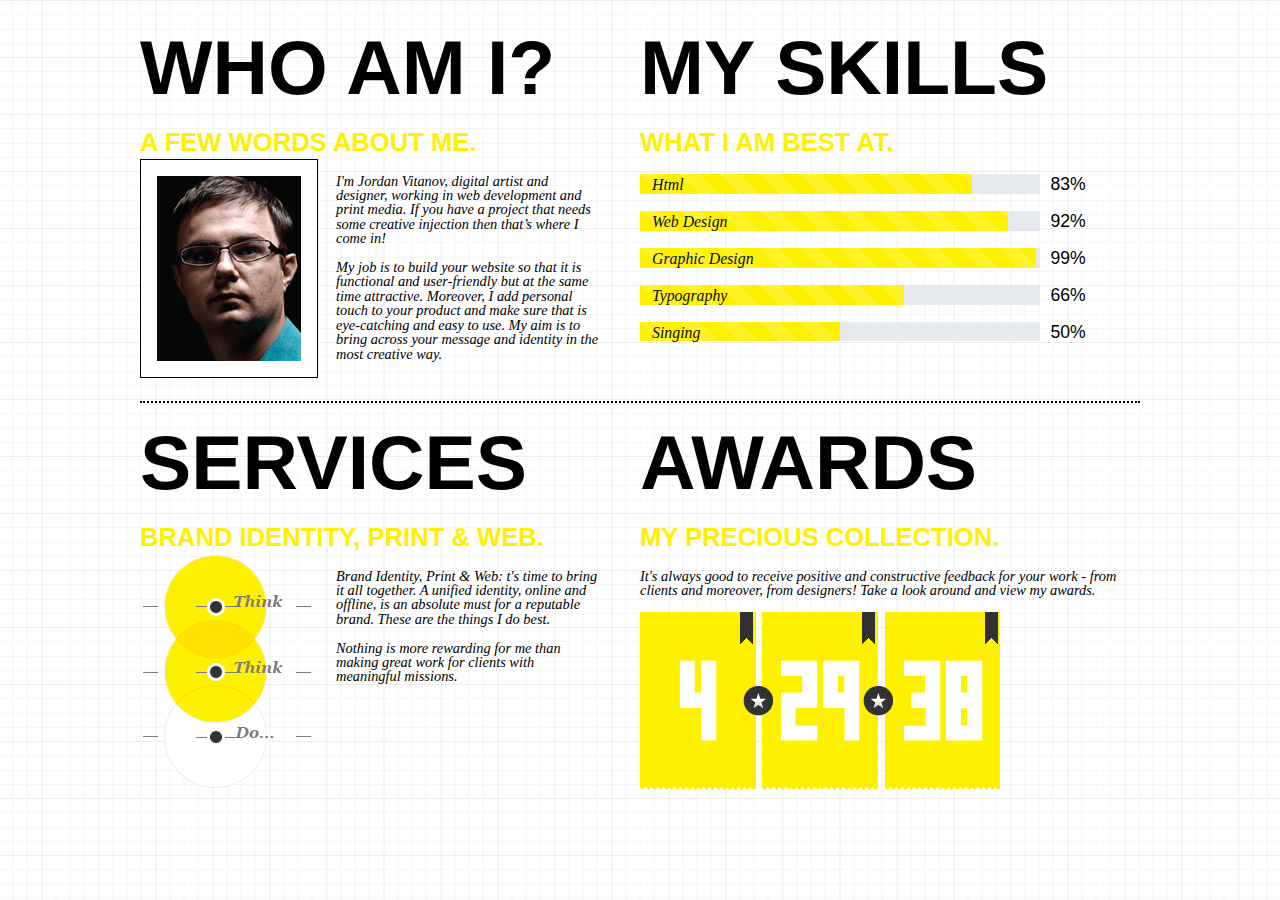
<file: hello/index.html>
<!DOCTYPE html>
<html lang="en">
    <head>
        <title>My summary</title>
        <link type="text/css" rel="stylesheet" href="style.css"/>
    </head>
    <body>
		<div class="container">
			<div class="row clearfix">
				<div id="who-am-i" class="col-md-6">
					<h1>Who am I?</h1>
					<div class="h4">A few words about me.</div>
					<div class="photo">
						<img height="185" width="144" src="./images/me.png" alt="Me"/>
					</div>
					<div class="text">
						<p>
						I'm Jordan Vitanov, digital artist and designer, working in web development and print media. 
						If you have a project that needs some creative injection then that’s where I come in! 
						</p>
						<p>
						My job is to build your website so that it is functional and user-friendly but at the same time attractive. 
						Moreover, I add personal touch to your product and make sure that is eye-catching and easy to use. 
						My aim is to bring across your message and identity in the most creative way. 
						</p>
					</div>
				</div>
				<div id="my-scills" class="col-md-6">
					<h2>My skills</h2>
					<div class="h4">What I am best at.</div>
					<div class="progress">
						<progress max="100" value="83"></progress>
						<div class="progress-value">Html</div>
						<div class="progress-bg"><div class="progress-bar"></div><div class="pr">83%</div></div>
					</div>
					<div class="progress">
						<progress max="100" value="92"></progress>
						<div class="progress-value">Web Design</div>
						<div class="progress-bg"><div class="progress-bar"></div><div class="pr">92%</div></div>
					</div>
					<div class="progress">
						<progress max="100" value="99"></progress>
						<div class="progress-value">Graphic Design</div>
						<div class="progress-bg"><div class="progress-bar"></div><div class="pr">99%</div></div>
					</div>
					<div class="progress">
						<progress max="100" value="66"></progress>
						<div class="progress-value">Typography</div>
						<div class="progress-bg"><div class="progress-bar"></div><div class="pr">66%</div></div>
					</div>
					<div class="progress">
						<progress max="100" value="50"></progress>
						<div class="progress-value">Singing</div>
						<div class="progress-bg"><div class="progress-bar"></div><div class="pr">50%</div></div>
					</div>
				</div>
			</div>
			<div class="row clearfix">
				<div id="services" class="col-md-6">
					<h2>Services</h2>
					<div class="h4">Brand identity, print & web.</div>
					<div class="photo">
						<img height="234" width="172" src="./images/img2.png" alt="services"/>
					</div>
					<div class="text">
						<p>
						Brand Identity, Print & Web: t's time to bring it all together. 
						A unified identity, online and offline, is an absolute must for a reputable brand. These are the things I do best. 
						</p>
						<p>
						Nothing is more rewarding for me than making great work for clients with meaningful missions. 
						</p>
					</div>
				</div>
				<div id="awards" class="col-md-6 clearfix">
					<h2>Awards</h2>
					<div class="h4">My precious collection.</div>
					<div class="text">
						<p>
						It's always good to receive positive and constructive feedback for your work - from clients and moreover, 
						from designers! Take a look around and view my awards. 
						</p>
					</div>
					<div>
						<img height="180" width="360" src="./images/img3.png" alt="services"/>
					</div>
				</div>
			</div>
		</div>
    </body>
</html>
</file>
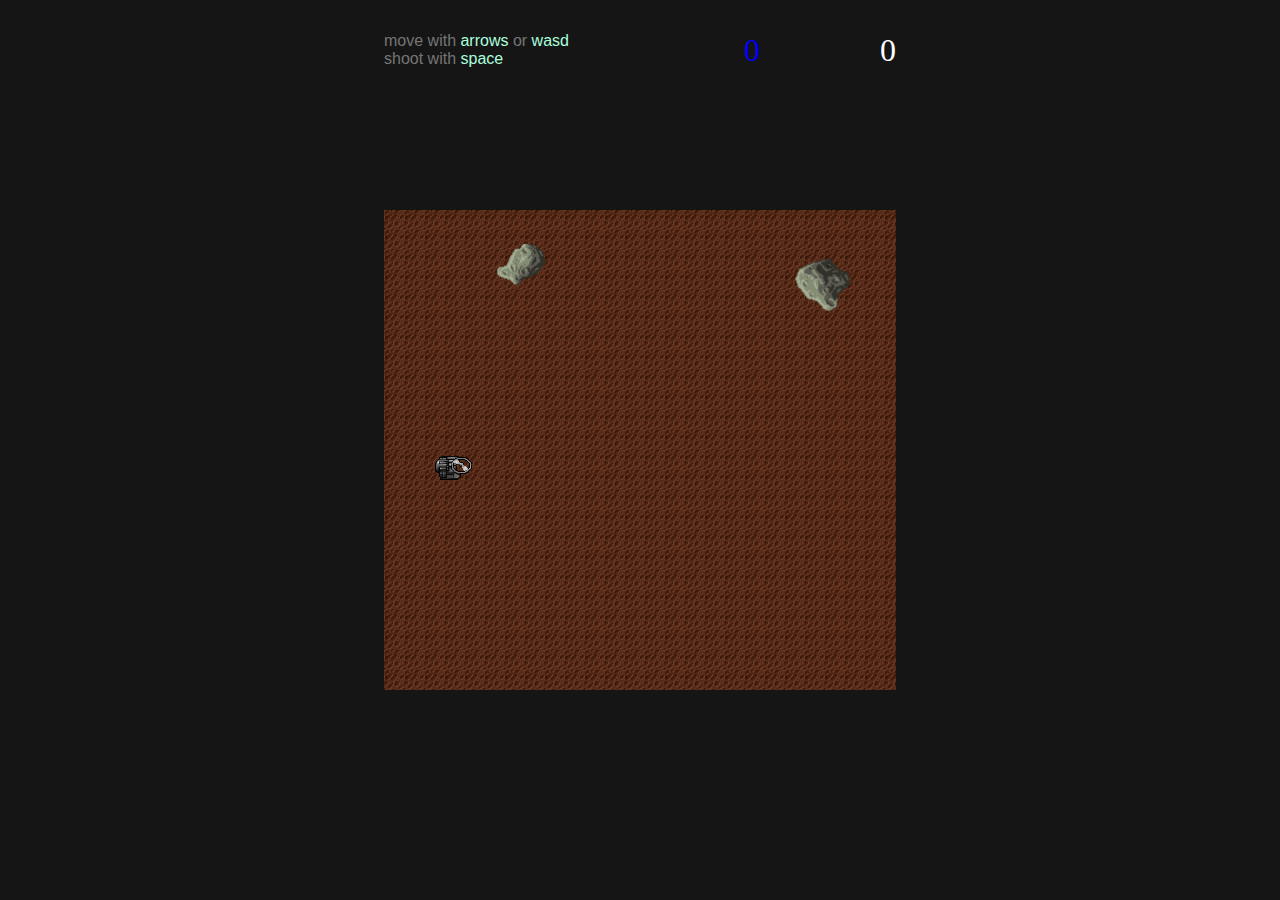
<file: SpaceAssault/index.html>
<!DOCTYPE html>
<html>
  <head>
    <meta charset="utf-8">

    <title></title>
    <meta name="description" content="">
    <meta name="viewport" content="width=device-width">

    <link rel="stylesheet" href="css/app.css">
  </head>
  <body>
    <div id="game-over-overlay">
    </div>

    <div id="game-over">
      <h1>GAME OVER</h1>
      <button id="play-again">Play Again</button>
    </div>

    <div class="wrapper">
      <div id="instructions">
        <div>
          move with <span class="key">arrows</span> or <span class="key">wasd</span>
        </div>
        <div>
          shoot with <span class="key">space</span>
        </div>
      </div>

      <div id="score"></div>
	  <div id="manna"></div>
    </div>

    <script type="text/javascript" src="js/resources.js"></script>
    <script type="text/javascript" src="js/input.js"></script>
    <script type="text/javascript" src="js/sprite.js"></script>
    <script type="text/javascript" src="js/app.js"></script>
  </body>
</html>
</file>
<file: hello/style.css>
body {
    background-color: #fff;
    font-family: Georgia, "Times New Roman", Times, serif;
    background-image: url(./images/bg.png);
    background-attachment: fixed;
    background-position: top;
    background-repeat: repeat;
	color: #000;
}

h1, h2{
	font-size:4.8em;
	text-transform:uppercase;
	font-family: Tahoma, sans-serif;
	margin: 0.2em auto; 
}

.h4{
	font-size:1.6em;
	text-transform:uppercase;
	font-family: Tahoma, sans-serif;
	margin: 0.1em auto; 
	color:#fff000;
	font-weight:bold;
}

.container{
	width: 80%;
	max-width: 1000px;
	margin: 0 auto;
}

@media (min-width: 992px){
	.col-md-6 {
		width: 50%;
		float: left;
	}
}

.clearfix:after {
    clear: both;
	display: table;
    content: " ";
}

.row:first-child{
	padding-bottom: 1.6em;
	border-bottom: 2px dotted #000000;
}

.photo {
    width: 168px;
    height: 211px;
    float: left;
	margin: 0px 28px 0px 0px;
}

#who-am-i .photo img {
    border: 1px solid #000;
    background-color: #fff;
	padding: 16px;
}

.text {
    font-size: 0.9em;
    line-height: 1;
    width: 264px;
    float: left;
	font-style: italic;
}

#awards .text {
    width: 100%;
}

.progress
{
  font: 1.1em Arial, Tahoma, sans-serif;
  position: relative;

  margin: 1em auto 1em 0;
  width:80%;
}

.progress progress
{
  position: absolute;
  width: 0;
  height: 0;

  left: -777px;
}

.progress-bar
{

  background: #fff000;
  width:0;
  height: 100%;
  position: absolute;
  top: 0;
  left: 0;
}

.progress-value {
    color: #0c0c0c;
    display: block;
    line-height: 21px;
    text-align: center;
    position: absolute;
    z-index: 1;
    left: 3%;
    top: 0;
    font-family: Georgia, "Times New Roman", Times, serif;
    font-style: italic;
    font-size: 0.9em;
}

.progress-bg
{
  background: #e6e9ed;
  position: relative;
  height: 1.1em;

}

.progress .pr{
	position: absolute;
	right:-2.6em;
	top:0;
	z-index:1;
}

.progress progress[value="83"] ~ .progress-bg .progress-bar {
    width: 83%;
}
.progress progress[value="92"] ~ .progress-bg .progress-bar {
    width: 92%;
}
.progress progress[value="99"] ~ .progress-bg .progress-bar {
    width: 99%;
}
.progress progress[value="66"] ~ .progress-bg .progress-bar {
    width: 66%;
}
.progress progress[value="50"] ~ .progress-bg .progress-bar {
    width: 50%;
}

.progress-bar:after
{
  background-image: -webkit-linear-gradient(45deg,rgba(255,255,255,.15) 25%,transparent 25%,transparent 50%,rgba(255,255,255,.15) 50%,rgba(255,255,255,.15) 75%,transparent 75%,transparent);
  background-image: -o-linear-gradient(45deg,rgba(255,255,255,.15) 25%,transparent 25%,transparent 50%,rgba(255,255,255,.15) 50%,rgba(255,255,255,.15) 75%,transparent 75%,transparent);
  background-image: linear-gradient(45deg,rgba(255,255,255,.15) 25%,transparent 25%,transparent 50%,rgba(255,255,255,.15) 50%,rgba(255,255,255,.15) 75%,transparent 75%,transparent);
  -webkit-background-size: 40px 40px;
  background-size: 40px 40px;
  position: absolute;
  content: '';
  top: 0;
  left: 0;
  width: 100%;
  height: 100%;
}
</file>
<file: SpaceAssault/css/app.css>
html, body {
    margin: 0;
    padding: 0;
    background-color: #151515;
}

canvas {
    display: block;
    margin: auto;
    position: absolute;
    top: 0;
    bottom: 0;
    left: 0;
    right: 0;
}

.wrapper {
    width: 512px;
    margin: 0 auto;
    margin-top: 2em;
}

#instructions {
    float: left;
    font-family: sans-serif;
    color: #757575;
}

#score {
    float: right;
    color: white;
    font-size: 2em;
}
#manna {
    float: right;
    color: blue;
    font-size: 2em;
	margin-right: 120px;
}

.key {
    color: #aaffdd;
}

#game-over, #game-over-overlay {
    margin: auto;
    width: 512px;
    height: 480px;
    position: absolute;
    top: 0;
    left: 0;
    right: 0;
    bottom: 0;
    z-index: 1;
    display: none;
}

#game-over-overlay {
    background-color: black;
    opacity: .5;
}

#game-over {
    height: 200px;
    text-align: center;
    color: white;
}

#game-over h1 {
    font-size: 3em;
    font-family: sans-serif;
}

#game-over button {
    font-size: 1.5em;
}
</file>
